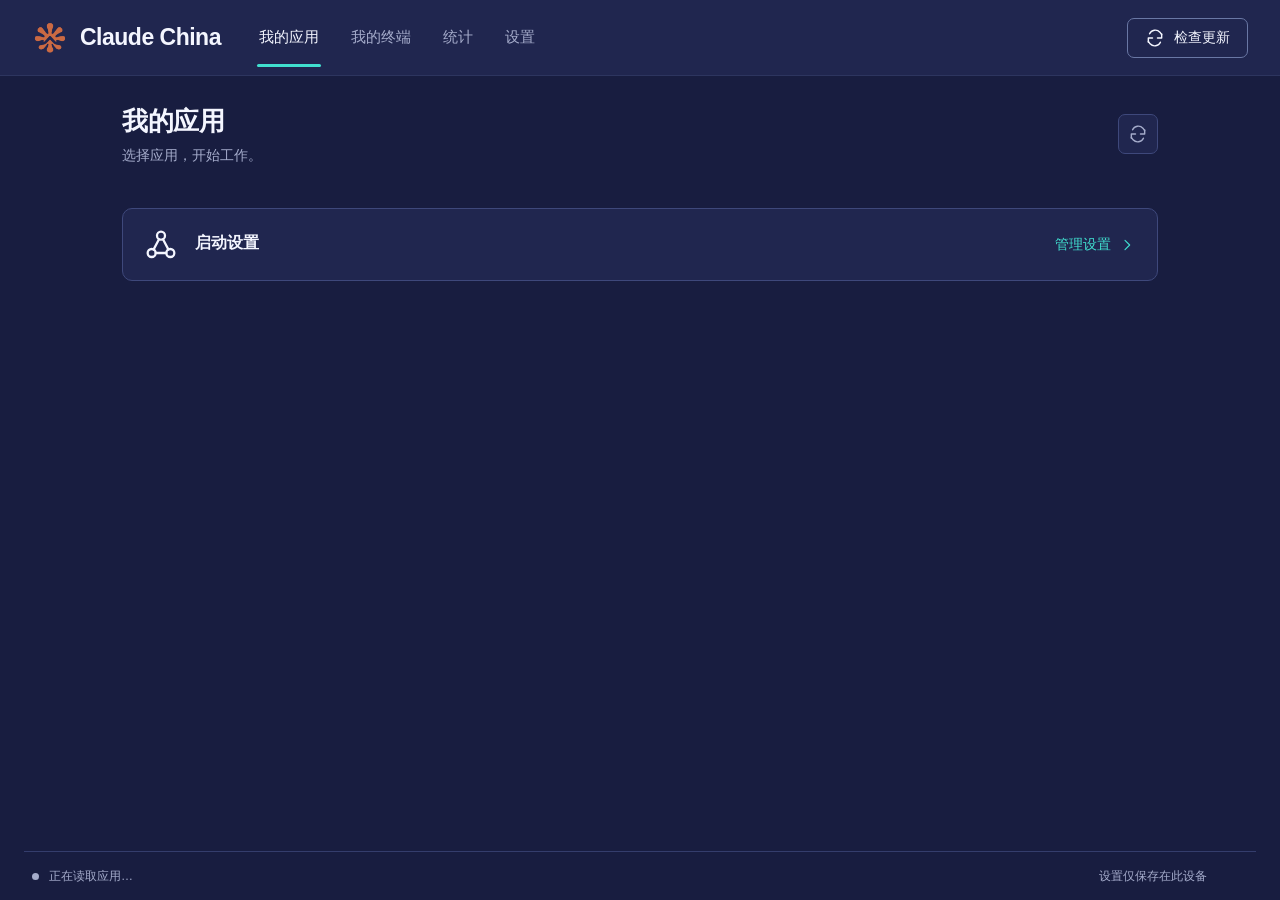
<file: src/claude_china/desktop/ui/index.html>
<!DOCTYPE html>
<html lang="zh-CN">
<head>
  <meta charset="utf-8">
  <meta name="viewport" content="width=device-width, initial-scale=1">
  <meta name="color-scheme" content="dark">
  <title>Claude China</title>
  <link rel="icon" type="image/png" href="icon.png">
  <link rel="stylesheet" href="style.css">
</head>
<body>
  <header class="app-header" id="app-header">
    <div class="brand window-drag"><img id="brand-mark" src="icon.png" width="36" height="36" alt="" draggable="false"><span>Claude China</span></div>
    <nav class="top-nav" aria-label="主导航">
      <button class="top-link is-active" id="home-button" type="button" aria-current="page" aria-controls="launcher-main">我的应用</button>
      <button class="top-link" id="terminals-button" type="button" aria-controls="terminals-main">我的终端</button>
      <button class="top-link" id="usage-button" type="button" aria-controls="usage-main">统计</button>
      <button class="top-link" id="open-settings" type="button" aria-controls="settings-main">设置<span class="draft-dot" aria-hidden="true"></span></button>
    </nav>
    <div class="header-space window-drag" aria-hidden="true"></div>
    <button class="btn header-update" id="open-updates" type="button"><span data-icon="refresh"></span>检查更新</button>
    <div class="window-controls" id="window-controls" role="group" aria-label="窗口控制" hidden>
      <button class="window-button" id="window-minimize" type="button" data-window-action="minimize" aria-label="最小化" title="最小化"><span data-icon="minimize"></span></button>
      <button class="window-button" id="window-maximize" type="button" data-window-action="maximize" aria-label="最大化" title="最大化"><span data-icon="maximize"></span></button>
      <button class="window-button window-button--close" id="window-close" type="button" data-window-action="close" aria-label="关闭窗口" title="关闭窗口"><span data-icon="close"></span></button>
    </div>
  </header>
  <main class="panel" id="launcher-main">
    <div class="page-heading">
      <div><h1>我的应用</h1><p>选择应用，开始工作。</p></div>
      <button class="icon-button refresh-button" id="refresh-apps" type="button" aria-label="刷新应用状态" title="刷新应用状态"><span data-icon="refresh"></span></button>
    </div>
    <div id="apps" class="bays"></div>
    <section class="launch-settings" aria-labelledby="launch-settings-title">
      <span class="settings-symbol" data-icon="network"></span>
      <div><h2 id="launch-settings-title">启动设置</h2><p id="common-summary"></p></div>
      <button class="text-button" id="gear-common" type="button" aria-controls="editor-common">管理设置<span data-icon="arrow"></span></button>
    </section>
  </main>
  <main class="panel usage-page" id="usage-main" aria-labelledby="usage-title" hidden>
    <div class="page-heading"><div><h1 id="usage-title">用量与活跃</h1><p>了解本机 AI 工具的使用情况。</p></div><button class="btn" id="usage-refresh" type="button"><span data-icon="refresh"></span>刷新统计</button></div>
    <div class="usage-toolbar">
      <label>时间范围<select id="usage-days"><option value="1">今天</option><option value="7">近 7 天</option><option value="30" selected>近 30 天</option><option value="90">近 90 天</option></select></label>
      <label>工具<select id="usage-tool"><option value="all">全部工具</option><option value="claude">Claude Code</option><option value="codex">Codex</option><option value="grok">Grok CLI</option><option value="grok-bot">Grok Bot</option></select></label>
      <label>模型<select id="usage-model"><option value="all">全部模型</option></select></label>
      <label class="usage-project-filter">项目<select id="usage-project"><option value="">全部项目</option></select></label>
    </div>
    <div class="usage-status"><p id="usage-status" role="status">首次扫描可能需要一些时间，可切换页面继续使用。</p><progress id="usage-progress" aria-label="统计扫描进度" hidden></progress></div>
    <p class="form-error" id="usage-error" role="alert" hidden></p>
    <p class="usage-note usage-coverage-note" id="usage-partial" hidden>部分来源数据不完整，详见下方的数据覆盖说明。</p>
    <div class="usage-metrics" id="usage-metrics"></div>
    <section class="usage-card" aria-labelledby="usage-details-title">
      <div class="usage-card-head"><div><h2 id="usage-details-title">工具与模型明细</h2><p>选择工具或模型，查看对应的用量与费用。</p></div><label class="sr-only" for="usage-detail-mode">明细维度</label><select id="usage-detail-mode"><option value="models">模型明细</option><option value="tools">工具概览</option></select></div>
      <div id="usage-models" class="usage-table-scroll"></div>
      <div id="usage-tools" class="usage-table-scroll" hidden></div>
    </section>
    <section class="usage-card usage-trend" aria-labelledby="usage-trend-title">
      <div class="usage-card-head"><div><h2 id="usage-trend-title">每日趋势</h2><p>按本机时区统计，包含缓存输入。</p></div><label class="sr-only" for="usage-metric">趋势指标</label><select id="usage-metric"><option value="tokens">Token 用量</option><option value="sessions">活跃会话</option><option value="cost_usd">等效 API 费用</option><option value="tool_calls">工具调用</option></select></div>
      <div class="usage-chart" id="usage-chart" role="group" aria-label="每日统计图表"></div><div class="usage-axis" id="usage-axis"></div>
      <details class="usage-daily-details"><summary>查看每日明细</summary><div class="usage-table-scroll" id="usage-daily-table"></div></details>
    </section>
    <section class="usage-card" aria-labelledby="usage-calls-title"><div class="usage-card-head"><div><h2 id="usage-calls-title">工具调用排行</h2><p>按调用 ID 去重，保留原始工具名称。</p></div><div class="usage-call-controls"><input id="usage-call-search" type="search" placeholder="搜索 Bash、Read、MCP…" aria-label="搜索工具调用"><label><input id="usage-mcp-only" type="checkbox">仅 MCP</label></div></div><div id="usage-calls" class="usage-table-scroll"></div><p class="usage-note">仅统计日志明确记录的调用，不展开脚本内部调用。模型无法确认的调用归入“模型未知”。Grok Bot 的本地缓存暂不提供工具调用明细。</p></section>
    <section class="usage-card" aria-labelledby="usage-projects-title"><h2 id="usage-projects-title">项目排行</h2><p class="usage-note">选择项目可筛选本页全部统计。</p><div id="usage-projects"></div></section>
    <section class="usage-card usage-pricing" aria-labelledby="usage-pricing-title"><h2 id="usage-pricing-title">费用估算说明</h2><p class="usage-note">按当前公开 Standard / 全球 API 单价折算，单位 USD；这是等效 token 费用，不是订阅账单或实际扣款。不含加速、批量折扣、地区附加费和搜索等工具费用。</p><p class="usage-note" id="usage-cost-coverage"></p><details><summary>查看计价规则与单价</summary><p class="usage-note">普通输入 = 总输入 − 缓存读取 − 缓存写入。分别计价后加上输出费用；推理 token 已包含在输出中。</p><p class="usage-note">逐次请求按已知上下文门槛计价。只有汇总记录时按短上下文估算；缓存写入时长缺失时，Claude 按 5 分钟、OpenAI 按 30 分钟估算。未知价格不计入费用小计。</p><div id="usage-rates" class="usage-table-scroll"></div></details></section>
    <section class="usage-card" aria-labelledby="usage-sources-title"><h2 id="usage-sources-title">数据覆盖</h2><div id="usage-sources"></div><p class="usage-note">仅统计本机保留的记录。未提供的 token 显示为 —，不代表零用量。共享数据目录的配置会合并统计。</p><ul class="usage-warnings" id="usage-warnings"></ul></section>
  </main>
  <main class="panel" id="terminals-main" hidden>
    <div class="page-heading"><div><h1>我的终端</h1><p>继续上次的会话，或在熟悉的项目开始新工作。</p></div><div class="terminal-heading-actions"><button class="icon-button refresh-button" id="refresh-terminals" type="button" aria-label="刷新终端工作区" title="刷新配置与历史"><span data-icon="refresh"></span></button><button class="btn btn--solid" id="new-cli-profile" type="button"><span data-icon="plus"></span>新增配置</button></div></div>
    <section class="terminal-project" aria-labelledby="terminal-project-title">
      <div class="terminal-project-head"><span data-icon="folder"></span><div><h2 id="terminal-project-title">项目目录</h2><p>新终端会在这里打开</p></div><button class="btn" id="terminal-plain" type="button"><span data-icon="terminal"></span>打开终端</button></div>
      <div class="terminal-path-row"><label class="sr-only" for="terminal-directory">项目目录</label><input id="terminal-directory" type="text" spellcheck="false" autocomplete="off" list="terminal-recent" placeholder="选择项目文件夹"><datalist id="terminal-recent"></datalist><button class="btn" id="terminal-pick" type="button">选择目录</button><button class="icon-button" id="terminal-favorite" type="button" aria-label="收藏当前项目" title="收藏当前项目" aria-pressed="false"><span data-icon="star"></span></button><button class="icon-button" id="terminal-folder" type="button" aria-label="打开项目文件夹" title="打开项目文件夹"><span data-icon="external"></span></button></div>
      <div class="terminal-launch-row"><label for="terminal-launch-profile">启动配置</label><select id="terminal-launch-profile" aria-label="启动与历史记录配置"><option value="">请先添加 CLI 配置</option></select><button class="btn btn--key" id="terminal-new-session" type="button" disabled><span data-icon="plus"></span>新建会话</button></div>
    </section>
    <div class="terminal-toolbar"><div class="terminal-views" id="terminal-views" role="group" aria-label="终端工作区视图"><button type="button" data-terminal-view="history" class="is-active" aria-pressed="true">历史会话</button><button type="button" data-terminal-view="projects" aria-pressed="false">常用项目</button><button type="button" data-terminal-view="profiles" aria-pressed="false">CLI 配置</button></div><label class="terminal-search"><span data-icon="search"></span><input id="terminal-search" type="search" placeholder="搜索会话或项目" aria-label="搜索终端工作区"></label></div>
    <div class="terminal-filters" id="terminal-filters" role="group" aria-label="按 CLI 类型筛选" hidden><button type="button" data-tool="all" class="is-active" aria-pressed="true">全部</button><button type="button" data-tool="claude" aria-pressed="false">Claude Code</button><button type="button" data-tool="codex" aria-pressed="false">Codex CLI</button><button type="button" data-tool="grok" aria-pressed="false">Grok CLI</button><button type="button" data-tool="antigravity" aria-pressed="false">Antigravity CLI</button></div>
    <p class="form-error terminal-error" id="terminal-error" role="alert" hidden></p>
    <section id="terminal-history-pane" aria-label="历史会话"><p class="terminal-section-note" id="terminal-history-note"></p><div id="terminal-history" class="terminal-history" aria-live="polite"></div></section>
    <section id="terminal-projects-pane" aria-label="常用项目" hidden><p class="terminal-section-note">收藏的项目排在前面，也会显示最近打开和历史会话中的项目。新会话使用上方所选配置。</p><div id="terminal-projects" class="terminal-project-list" aria-live="polite"></div></section>
    <div id="terminal-profiles" class="terminal-profiles" aria-live="polite" hidden></div>
    <p class="terminal-note">配置与 claudec 命令行共用。配置启动遵循通用代理与安全检查；普通终端不应用 CLI 配置。</p>
  </main>
  <dialog id="cli-profile-dialog" class="cli-dialog" aria-labelledby="cli-dialog-title">
    <form id="cli-profile-form" autocomplete="off">
      <div class="dialog-head"><div><h2 id="cli-dialog-title">新增 CLI 配置</h2><p id="cli-dialog-description">保存在本机，与 claudec 共用。</p></div><button class="icon-button" id="cli-dialog-close" type="button" aria-label="关闭配置编辑"><span data-icon="close"></span></button></div>
      <div class="cli-form-body" id="cli-form-fields">
        <label class="cli-field">配置名称<input id="cli-name" type="text" required maxlength="80" placeholder="例如：日常开发"></label>
        <div class="cli-form-row"><label class="cli-field">CLI 工具<select id="cli-type"><option value="claude">Claude Code</option><option value="codex">Codex CLI</option><option value="grok">Grok CLI</option><option value="antigravity">Antigravity CLI</option></select></label><label class="cli-field">认证方式<select id="cli-mode"><option value="api">API 密钥</option><option value="login">登录配置目录</option></select></label></div>
        <div id="cli-api-fields"><label class="cli-field">API 地址<input id="cli-base-url" type="url" spellcheck="false" placeholder="留空使用官方地址"></label><label class="cli-field">API 密钥 / Token<input id="cli-secret" type="password" autocomplete="new-password" spellcheck="false" placeholder="输入密钥"><span class="field-hint" id="cli-secret-hint">密钥仅保存在本机配置中，不写入终端命令历史。</span></label><label class="cli-clear-secret" id="cli-clear-secret-row" hidden><input id="cli-clear-secret" type="checkbox">清除已保存的密钥</label></div>
        <div id="cli-login-fields" hidden><label class="cli-field">登录配置目录<div class="terminal-path-row"><input id="cli-credentials-path" type="text" spellcheck="false" placeholder="例如：~/.claudec/accounts/work"><button class="btn" id="cli-pick-credentials" type="button">选择</button></div><span class="field-hint">使用此目录的登录凭据；不会移动或删除已有凭据。</span></label></div>
        <label class="cli-clear-secret" id="cli-manual-browser-row" hidden><input id="cli-manual-browser" type="checkbox"><span>手动打开登录链接<span class="field-hint">登录时复制终端中的链接，在自己选择的浏览器中打开。此配置的其他浏览器打开请求也不会自动启动。</span></span></label>
        <label class="cli-field">代理地址<span class="field-hint">留空使用自动代理设置（若已开启）</span><input id="cli-proxy" type="text" spellcheck="false" placeholder="http://127.0.0.1:7890"></label>
        <label class="cli-field">默认参数<span class="field-hint">填写 JSON 字符串数组，例如 ["--model", "sonnet"]，留空不添加参数。</span><textarea id="cli-default-args" rows="3" spellcheck="false" placeholder='["--model", "sonnet"]'></textarea></label>
      </div>
      <div id="cli-delete-content" class="cli-form-body" hidden><p id="cli-delete-description"></p><p class="field-hint">只删除这条启动配置，项目文件和登录凭据目录会保留。</p></div>
      <p class="form-error cli-form-error" id="cli-form-error" role="alert" hidden></p>
      <div class="editor-actions"><span class="field-hint" id="cli-save-location">~/.claudec/config.yaml</span><span class="dialog-spacer"></span><button class="btn" id="cli-cancel" type="button">取消</button><button class="btn btn--solid" id="cli-submit" type="submit">保存配置</button></div>
    </form>
  </dialog>
  <main class="settings-workspace" id="settings-main" aria-labelledby="settings-title" hidden>
      <aside class="settings-sidebar">
        <h2 class="sidebar-title">设置</h2>
        <nav aria-label="设置分类" class="settings-nav">
          <button class="settings-link" id="nav-common" data-panel="common" type="button"><span data-icon="settings"></span>通用设置<span class="draft-dot" aria-hidden="true"></span></button>
          <button class="settings-link" id="nav-safety" data-panel="safety" type="button"><span data-icon="shield"></span>安全检查<span class="draft-dot" aria-hidden="true"></span></button>
          <p class="nav-caption">应用设置</p><div id="settings-app-nav"></div><div class="nav-divider"></div>
          <button class="settings-link" data-panel="updates" type="button"><span data-icon="refresh"></span>版本更新</button>
          <button class="settings-link" data-panel="about" type="button"><span data-icon="info"></span>关于</button>
        </nav>
      </aside>
      <div class="settings-content">
        <div class="settings-heading"><h1 id="settings-title">通用设置</h1><p id="settings-description">应用启动时使用的共同配置。</p></div>
        <div id="settings-pages">
          <section class="editor settings-panel" id="editor-common" hidden inert>
            <div class="editor-body">
              <div class="language-setting"><label for="app-language"><span class="field-label">界面语言</span><span class="field-hint" id="language-hint">立即生效，自动保存。仅改变界面语言。</span></label><select id="app-language" aria-describedby="language-hint"><option value="system">跟随系统</option><option value="zh-CN" data-i18n-skip>简体中文</option><option value="zh-TW" data-i18n-skip>繁體中文</option><option value="en" data-i18n-skip>English</option></select></div>
              <p class="form-error" id="language-error" role="alert" hidden></p>
              <label class="switch" for="proxy"><span class="switch-text"><span class="field-label">启动前检查系统代理</span><span class="field-hint">系统代理未开启时取消启动</span></span><input type="checkbox" id="proxy" role="switch"><span class="switch-ui" aria-hidden="true"></span></label>
              <label class="switch" for="auto-proxy-env"><span class="switch-text"><span class="field-label" id="auto-proxy-label">自动添加代理环境变量</span><span class="field-hint" id="auto-proxy-hint">将 HTTP_PROXY、HTTPS_PROXY 默认设为系统 HTTP 代理地址，手动填写的变量优先。代理格式不支持或读取失败时取消启动。</span></span><input type="checkbox" id="auto-proxy-env" role="switch" aria-labelledby="auto-proxy-label" aria-describedby="auto-proxy-hint"><span class="switch-ui" aria-hidden="true"></span></label>
              <div class="field"><h3 class="field-label">通用环境变量</h3><p class="field-hint">每个应用启动时都会注入，专有设置优先。</p><div class="env-columns" aria-hidden="true"><span>变量名</span><span>值</span></div><div id="common-env" class="env-list"></div><button class="add-row" id="add-common" type="button"><span data-icon="plus"></span>添加变量</button></div>
              <p class="form-error" id="error-common" role="alert" hidden></p>
            </div>
            <div class="editor-actions"><span class="save-state" id="save-state-common">仅保存在当前设备</span><button class="btn" id="cancel-common" type="button">取消修改</button><button class="btn btn--solid" id="save-settings" type="button">保存设置</button></div>
          </section>
          <div id="app-editors"></div>
          <section class="editor settings-panel" id="editor-safety" hidden inert>
            <div class="editor-body">
              <label class="switch" for="safety-enabled"><span class="switch-text"><span class="field-label">启动前检查环境</span><span class="field-hint">每次启动或重启前查询出口地区。命中统一禁止名单时取消启动，所有应用使用相同规则。</span></span><input type="checkbox" id="safety-enabled" role="switch"><span class="switch-ui" aria-hidden="true"></span></label>
              <label class="switch" for="safety-strict"><span class="switch-text"><span class="field-label">无法确认时也阻止启动</span><span class="field-hint">包括查询失败、无法识别地区或代理出口不明确。推荐开启。</span></span><input type="checkbox" id="safety-strict" role="switch"><span class="switch-ui" aria-hidden="true"></span></label>
              <label class="switch" for="safety-require-tun"><span class="switch-text"><span class="field-label">只允许 TUN 网络防护</span><span class="field-hint">未启用防护、防护未验证或仍是固定代理模式时拒绝启动。仅 Windows 生效；关闭后按应用自选模式。</span></span><input type="checkbox" id="safety-require-tun" role="switch"><span class="switch-ui" aria-hidden="true"></span></label>
              <label class="switch" for="safety-router"><span class="switch-text"><span class="field-label">路由器模式</span><span class="field-hint">无需本机代理。Claude 在 Windows 上持续检查出口地区；命中禁止地区、严格模式下无法确认或监控退出时阻断连接并保留会话，需要管理员授权。其他应用仅在启动前检查；已有网络防护请先还原。</span></span><input type="checkbox" id="safety-router" role="switch"><span class="switch-ui" aria-hidden="true"></span></label>
              <p class="field-hint">路由器检查间隔约 10 秒，单次最多 12 秒；检测前仍可能有流量。未知结果按上方设置处理。</p>
              <div class="field"><h3 class="field-label">统一禁止地区</h3><p id="safety-blocked-regions"></p><p class="field-hint">其他已识别地区按当前规则放行。此名单是本应用的启动规则。</p></div>
              <div class="field"><h3 class="field-label">本机环境</h3><dl class="safety-local" id="safety-local"></dl><p class="field-hint">时区与语言仅供核对，不单独作为拦截依据。</p></div>
              <div class="field">
                <div class="safety-toolbar"><label class="field-label" for="safety-app">出口地区检查</label><select id="safety-app" aria-label="检查的应用"></select><button class="btn" id="safety-check" type="button"><span data-icon="refresh"></span>检查环境</button></div>
                <p class="field-hint">仅向 Cloudflare 查询出口国家或地区；不测试浏览器 WebRTC、UDP 或 DNS 出口。</p>
                <div class="safety-result" id="safety-result" role="status" aria-live="polite"><p>尚未检查。启动时会重新检测地区。</p></div>
                <button class="text-button safety-source" id="safety-source" type="button">查看应用官方说明<span data-icon="external"></span></button>
                <h3 class="field-label">系统网络防护</h3>
                <div class="field"><label class="field-label" for="network-guard-target">保护对象</label><select id="network-guard-target" aria-label="保护对象"></select></div>
                <div class="field"><label class="field-label" for="network-guard-mode">防护模式</label><select id="network-guard-mode"><option value="proxy">固定 HTTP 代理</option><option value="tun">指定 TUN 隧道（支持 WebRTC UDP）</option><option value="router" disabled>路由器运行防护</option></select></div>
                <div class="field" id="network-guard-tunnel-field" hidden><label class="field-label" for="network-guard-tunnel">指定隧道</label><select id="network-guard-tunnel" aria-label="指定隧道"></select><p class="field-hint">仅允许通过此隧道联网；断开或路由转向其他网卡时阻断 TCP/UDP，不自动切换到其他隧道。</p></div>
                <div class="field" id="network-guard-browser-field" hidden><label class="field-label" for="network-guard-browser-paths">额外的 Playwright 浏览器路径</label><textarea id="network-guard-browser-paths" rows="3" spellcheck="false" placeholder="每行一个浏览器 EXE 的完整路径；标准 Playwright 缓存会自动发现。"></textarea><p class="field-hint">包括已有浏览器及其辅助程序。新版本或自定义路径在登记前会被受管 CLI 阻止启动。同一浏览器 EXE 的其他使用者也受此规则保护。</p></div>
                <div class="field" id="network-guard-cli-field" hidden><label class="switch" for="network-guard-cli"><span class="switch-text"><span class="field-label">同时保护 CLI 自身网络</span><span class="field-hint">仅支持 TUN；受管 CLI 跳过本地代理，Node 使用独立副本。CLI 更新后需重新应用防护。</span></span><input type="checkbox" id="network-guard-cli" role="switch"><span class="switch-ui" aria-hidden="true"></span></label></div>
                <div class="safety-actions" id="safety-actions"></div>
                <p class="field-hint">网络防护保留 WebRTC。HTTP 模式仅允许指定代理；TUN 模式允许 TCP/UDP 通过指定隧道。断开后禁止直连。Windows 会请求管理员授权，设置即时生效，可一键还原。</p>
                <p class="field-hint safety-limit">目前支持 Windows。HTTP 和 TUN 规则持续生效；路由器运行防护在正常会话结束时还原，网络与规则恢复后自动解除异常阻断；监控进程异常退出后，在下一次受管启动且网络检查通过时自动还原。Playwright 启动前检查覆盖 claudec 和本启动器打开的 CLI/终端；外部启动器需自行接入。新浏览器版本、隧道身份或地址变化后需重新应用防护。TUN 模式也阻止该隧道源地址从其他网卡出站；它不隐藏网页可读取的本机网卡地址。地区检查通过仅表示本次查询符合地区清单。</p>
              </div>
              <p class="form-error" id="error-safety" role="alert" hidden></p>
            </div>
            <div class="editor-actions"><span class="save-state" id="save-state-safety">仅保存在当前设备</span><button class="btn" id="cancel-safety" type="button">取消修改</button><button class="btn btn--solid" id="save-safety" type="button">保存设置</button></div>
          </section>
          <section class="settings-panel" id="update-panel" hidden>
            <div class="editor-body">
              <div class="update-banner"><span data-icon="refresh"></span><div><h3>Claude China</h3><p id="update-version"></p></div></div>
              <p class="update-status" id="update-status" role="status" aria-live="polite">正在读取版本…</p><progress id="update-progress" max="100" value="0" aria-label="更新下载进度" hidden></progress>
              <p class="field-hint" id="update-hint">安装更新会重启启动器，已启动的应用不受影响。</p><p class="dialog-warning" id="update-warning" role="alert" hidden></p>
            </div>
            <div class="editor-actions"><button class="text-button" id="update-release" type="button">发布页面<span data-icon="external"></span></button><span class="dialog-spacer"></span><button class="btn" id="update-cancel" type="button" hidden>取消下载</button><button class="btn btn--solid" id="update-action" type="button" disabled>检查更新</button></div>
          </section>
          <section class="settings-panel" id="about-panel" hidden>
            <div class="editor-body about-content"><img src="icon.png" alt="" width="64" height="64"><h3>Claude China</h3><p class="dialog-version" id="about-version"></p><p>统一启动 Claude、Codex、Grok Bot 与 Antigravity，管理代理和环境变量。</p><div class="about-location"><span>配置文件</span><code>~/.claudec/desktop.yaml</code></div></div>
            <div class="editor-actions"><button class="text-button" id="about-release" type="button">发布页面<span data-icon="external"></span></button><span class="dialog-spacer"></span><button class="btn btn--solid" id="about-updates" type="button">检查更新</button></div>
          </section>
        </div>
      </div>
  </main>
  <footer class="foot" id="foot">
    <span id="app-count">正在读取应用…</span><span class="foot-info">设置仅保存在此设备</span>
    <button id="footer-about" type="button" aria-label="关于 Claude China"><span id="footer-version"></span></button>
  </footer>
  <div class="toast" id="toast" role="status" aria-live="polite"></div>
  <script src="i18n.js"></script><script src="icons.js"></script><script src="settings.js"></script><script src="safety.js"></script><script src="app.js"></script><script src="terminals.js"></script><script src="usage.js"></script><script src="window-controls.js"></script><script src="preview.js"></script>
</body>
</html>
</file>
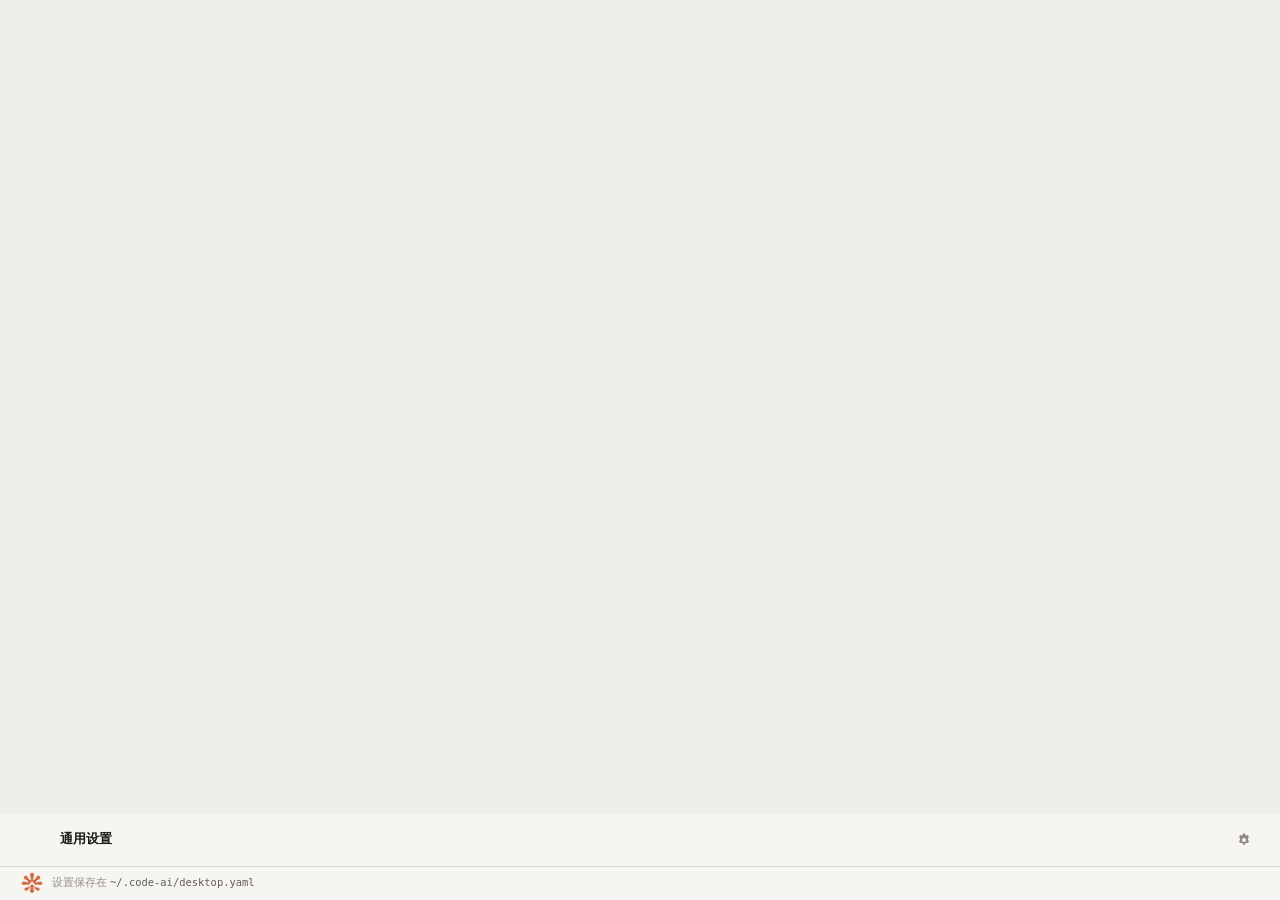
<file: src/code_ai/desktop/ui/index.html>
<!DOCTYPE html>
<html lang="zh-CN">
<head>
  <meta charset="utf-8">
  <meta name="viewport" content="width=device-width, initial-scale=1">
  <meta name="color-scheme" content="dark light">
  <title>AI Launcher</title>
  <link rel="icon" type="image/png" href="icon.png">
  <link rel="stylesheet" href="style.css">
</head>
<body>
  <main class="panel">
    <div id="apps" class="bays"></div>

    <section class="bay bay--common" id="bay-common">
      <div class="bay-row">
        <div class="bay-lamp" aria-hidden="true"></div>
        <div class="bay-copy">
          <h2 class="bay-name bay-name--small">通用设置</h2>
          <p class="bay-status" id="common-summary"></p>
        </div>
        <div class="bay-actions">
          <button class="gear" id="gear-common" type="button"
                  aria-expanded="false" aria-controls="editor-common"
                  aria-label="编辑通用设置" title="编辑通用设置">
            <svg viewBox="0 0 24 24" width="18" height="18" aria-hidden="true">
              <path fill="currentColor" d="M10.3 2.3h3.4l.4 2.2c.6.2 1.2.5 1.7.9l2.1-.8 1.7 2.9-1.7 1.4c.1.6.2 1.2.2 1.8s-.1 1.2-.2 1.8l1.7 1.4-1.7 2.9-2.1-.8c-.5.4-1.1.7-1.7.9l-.4 2.2h-3.4l-.4-2.2a7 7 0 0 1-1.7-.9l-2.1.8-1.7-2.9 1.7-1.4a7 7 0 0 1-.2-1.8c0-.6.1-1.2.2-1.8L4.4 7.5 6.1 4.6l2.1.8c.5-.4 1.1-.7 1.7-.9l.4-2.2ZM12 9a3 3 0 1 0 0 6 3 3 0 0 0 0-6Z"/>
            </svg>
          </button>
        </div>
      </div>

      <div class="editor" id="editor-common" inert>
        <div class="editor-inner"><div class="editor-body">
          <label class="switch">
            <input type="checkbox" id="proxy">
            <span class="switch-ui" aria-hidden="true"></span>
            <span class="switch-text">
              <span class="switch-label">启动前检查系统代理</span>
              <span class="switch-hint">系统代理未开启时取消启动</span>
            </span>
          </label>

          <div class="field">
            <div class="field-head">
              <span class="field-label">通用环境变量</span>
              <span class="field-hint">每个应用启动时都会注入</span>
            </div>
            <div id="common-env" class="env-list"></div>
            <button class="add-row" id="add-common" type="button">添加变量</button>
          </div>

          <div class="editor-actions">
            <button class="btn" id="cancel-common" type="button">取消</button>
            <button class="btn btn--solid" id="save-settings" type="button">保存</button>
          </div>
        </div></div>
      </div>
    </section>
  </main>

  <footer class="foot" id="foot">
    <img class="brand-mark" id="brand-mark" src="icon.png" width="24" height="24"
         alt="Anti-Claude" title="Anti-Claude · 独立助手" draggable="false">
    <span class="foot-info">设置保存在 <code>~/.code-ai/desktop.yaml</code></span>
    <span class="foot-msg" id="toast" role="status" aria-live="polite"></span>
  </footer>
  <script src="app.js"></script>
</body>
</html>
</file>
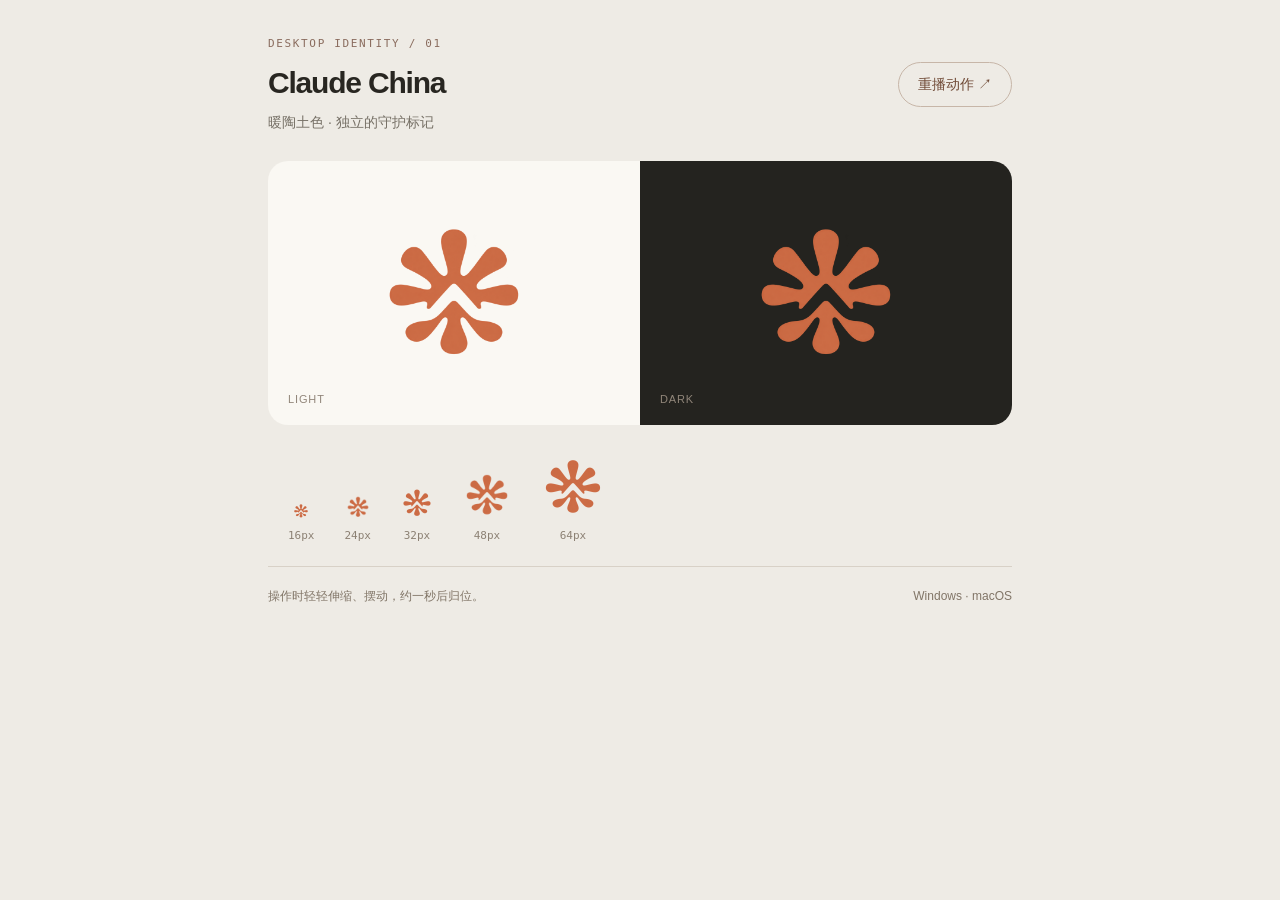
<file: docs/branding/preview.html>
<!doctype html>
<html lang="zh-CN">
<head>
  <meta charset="utf-8">
  <meta name="viewport" content="width=device-width, initial-scale=1">
  <title>Claude China · 图标与动效</title>
  <style>
    * { box-sizing: border-box; }
    body { margin: 0; background: #eeebe5; color: #282621; font: 14px/1.6 "Segoe UI", "Microsoft YaHei UI", sans-serif; }
    main { max-width: 800px; padding: 36px 28px; margin: auto; }
    header { display: flex; justify-content: space-between; align-items: center; gap: 20px; margin-bottom: 28px; }
    .eyebrow { color: #8a6c5e; font: 11px/1.5 monospace; letter-spacing: .15em; }
    h1 { margin: 6px 0 0; font-size: 30px; font-weight: 550; letter-spacing: -.04em; }
    p { margin: 4px 0 0; color: #777167; }
    button { border: 1px solid #c7b6a8; background: transparent; border-radius: 24px; padding: 10px 19px; font: inherit; color: #6f4935; cursor: pointer; }
    button:hover { background: #e7ded4; }
    button:focus-visible { outline: 2px solid #c96c4a; outline-offset: 4px; }
    .surfaces { display: grid; grid-template-columns: 1fr 1fr; overflow: hidden; border-radius: 20px; }
    .surface { min-height: 264px; display: grid; place-items: center; position: relative; }
    .light { background: #faf8f3; }
    .dark { background: #24231f; color: #aaa59b; }
    .surface img { width: 152px; height: 152px; }
    .caption { position: absolute; left: 20px; bottom: 16px; font-size: 11px; letter-spacing: .08em; color: #91867a; }
    .sizes { display: flex; align-items: end; gap: 30px; padding: 30px 20px 24px; border-bottom: 1px solid #d8d1c7; }
    figure { margin: 0; display: grid; justify-items: center; gap: 10px; }
    figcaption { font: 11px monospace; color: #8b8073; }
    footer { margin-top: 20px; display: flex; justify-content: space-between; gap: 16px; font-size: 12px; color: #817567; }
    @media (max-width: 520px) {
      main { padding: 24px 18px; }
      .surface { min-height: 210px; }
      .surface img { width: 110px; height: 110px; }
      .sizes { gap: 22px; padding-inline: 4px; }
      footer { flex-direction: column; }
    }
  </style>
</head>
<body>
  <main>
    <header>
      <div>
        <div class="eyebrow">DESKTOP IDENTITY / 01</div>
        <h1>Claude China</h1>
        <p>暖陶土色 · 独立的守护标记</p>
      </div>
      <button id="play" type="button">重播动作 ↗</button>
    </header>
    <div class="surfaces">
      <div class="surface light">
        <img class="mark" src="../../src/claude_china/desktop/ui/icon.png" alt="Claude China 浅色背景图标">
        <span class="caption">LIGHT</span>
      </div>
      <div class="surface dark">
        <img class="mark" src="../../src/claude_china/desktop/ui/icon.png" alt="Claude China 深色背景图标">
        <span class="caption">DARK</span>
      </div>
    </div>
    <div class="sizes" aria-label="图标实际尺寸">
      <figure><img class="mark" src="../../src/claude_china/desktop/ui/icon.png" width="16" height="16" alt=""><figcaption>16px</figcaption></figure>
      <figure><img class="mark" src="../../src/claude_china/desktop/ui/icon.png" width="24" height="24" alt=""><figcaption>24px</figcaption></figure>
      <figure><img class="mark" src="../../src/claude_china/desktop/ui/icon.png" width="32" height="32" alt=""><figcaption>32px</figcaption></figure>
      <figure><img class="mark" src="../../src/claude_china/desktop/ui/icon.png" width="48" height="48" alt=""><figcaption>48px</figcaption></figure>
      <figure><img class="mark" src="../../src/claude_china/desktop/ui/icon.png" width="64" height="64" alt=""><figcaption>64px</figcaption></figure>
    </div>
    <footer><span>操作时轻轻伸缩、摆动，约一秒后归位。</span><span>Windows · macOS</span></footer>
  </main>
  <script>
    document.getElementById("play").addEventListener("click", () => {
      if (window.matchMedia("(prefers-reduced-motion: reduce)").matches) return;
      const frames = Array.from({ length: 14 }, (_, i) => {
        const t = i / 13;
        const breath = Math.sin(Math.PI * t);
        return { transform: `rotate(${-12 * Math.sin(2 * Math.PI * t) * breath}deg) scale(${1 - .09 * breath})` };
      });
      for (const mark of document.querySelectorAll(".mark")) {
        for (const animation of mark.getAnimations()) animation.cancel();
        mark.animate(frames, { duration: 960, iterations: 1 });
      }
    });
  </script>
</body>
</html>
</file>
<file: src/claude_china/desktop/ui/style.css>
:root {
  color-scheme: dark;
  --bg: #181d40; --header: #20264f; --surface: #292f5c; --sidebar: #252b56;
  --input: #303765; --line: #3e487b; --line-soft: #343d6c;
  --text: #f4f6ff; --muted: #a5accb; --accent: #40dfcf; --ink: #102d3b; --danger: #ff9caa;
  --font: "Segoe UI", -apple-system, "PingFang SC", "Microsoft YaHei UI", "Noto Sans", sans-serif;
  --mono: "Cascadia Mono", "SF Mono", "Consolas", monospace;
}
* { box-sizing: border-box; }
html, body { height: 100%; }
body { margin: 0; display: flex; flex-direction: column; background: var(--bg); color: var(--text); font: 14px/1.5 var(--font); overflow: hidden; -webkit-font-smoothing: antialiased; }
button, input { font: inherit; }
button { color: inherit; cursor: pointer; transition: background .15s, border-color .15s, color .15s; }
button:disabled { opacity: .45; cursor: default; }
[hidden] { display: none !important; }
h1, h2, h3, p { margin: 0; }
:focus-visible { outline: 2px solid var(--accent); outline-offset: 4px; }
::selection { color: var(--ink); background: var(--accent); }
svg { display: block; width: 20px; height: 20px; flex: none; }
[data-icon] { display: inline-flex; flex: none; }
code { font-family: var(--mono); overflow-wrap: anywhere; }
.app-header { display: flex; align-items: center; gap: 36px; flex: none; height: 76px; padding: 0 32px; background: var(--header); border-bottom: 1px solid #2d355f; }
.brand { display: flex; align-items: center; gap: 12px; white-space: nowrap; font-size: 23px; font-weight: 600; letter-spacing: -.5px; }
.brand img { object-fit: contain; }
.top-nav { align-self: stretch; display: flex; gap: 28px; }
.top-link { position: relative; padding: 0 2px; border: 0; color: var(--muted); background: transparent; font-size: 15px; white-space: nowrap; }
.top-link:hover, .top-link.is-active { color: var(--text); }
.top-link.is-active::after { content: ""; position: absolute; height: 3px; bottom: 8px; left: 0; right: 0; background: var(--accent); border-radius: 3px; }
.header-space { flex: 1; align-self: stretch; min-width: 20px; margin-inline: -24px; }
.header-update { flex: none; }
.window-drag { user-select: none; cursor: default; }
.custom-titlebar .app-header { padding-right: 0; gap: 24px; }
.window-controls { display: flex; flex: none; align-self: stretch; margin-left: 0; border-left: 1px solid #ffffff0a; }
.window-button { display: grid; place-items: center; width: 44px; padding: 0; border: 0; background: transparent; color: var(--muted); }
.window-button svg { width: 16px; height: 16px; stroke-width: 1.5; pointer-events: none; }
.window-button:hover { color: var(--text); background: #ffffff0b; }
.window-button--close:hover { background: #d94253; color: white; }
.window-button:focus-visible { outline-offset: -5px; }
.window-resize { position: fixed; z-index: 100; }
.window-resize--n, .window-resize--s { left: 7px; right: 7px; height: 4px; cursor: ns-resize; }
.window-resize--n { top: 0; } .window-resize--s { bottom: 0; }
.window-resize--w, .window-resize--e { top: 7px; bottom: 7px; width: 4px; cursor: ew-resize; }
.window-resize--w { left: 0; } .window-resize--e { right: 0; }
.window-resize--nw, .window-resize--ne, .window-resize--sw, .window-resize--se { width: 7px; height: 7px; }
.window-resize--nw { top: 0; left: 0; cursor: nwse-resize; }
.window-resize--ne { top: 0; right: 0; cursor: nesw-resize; }
.window-resize--sw { bottom: 0; left: 0; cursor: nesw-resize; }
.window-resize--se { bottom: 0; right: 0; cursor: nwse-resize; }
.is-maximized .window-resize { display: none; }
.panel { min-height: 0; flex: 1; overflow-y: auto; padding: 26px 32px 12px; scrollbar-width: thin; scrollbar-color: var(--line) transparent; }
.page-heading { display: flex; align-items: center; justify-content: space-between; margin-bottom: 22px; }
h1 { font-size: 26px; font-weight: 650; letter-spacing: -.5px; }
.page-heading p { margin-top: 4px; color: var(--muted); font-size: 14px; }
.icon-button { display: inline-flex; align-items: center; justify-content: center; width: 34px; height: 34px; padding: 0; border: 1px solid transparent; border-radius: 7px; background: transparent; color: var(--muted); }
.icon-button:hover { color: var(--text); background: #ffffff0b; }
.refresh-button { width: 40px; height: 40px; border-color: var(--line); background: var(--header); }
.bays { display: grid; grid-template-columns: repeat(auto-fit, minmax(230px, 1fr)); gap: 16px; }
.bay--app { position: relative; min-width: 0; padding: 22px; display: flex; flex-direction: column; border: 1px solid var(--line); border-radius: 12px; background: var(--surface); }
.app-top { display: flex; align-items: flex-start; justify-content: space-between; margin-bottom: 17px; }
.app-symbol { display: grid; place-items: center; width: 76px; height: 76px; color: #f8faff; }
.app-symbol svg { width: 43px; height: 43px; stroke-width: 1.6; }
.app-symbol img { width: 100%; height: 100%; object-fit: contain; }
.bay-name { font-size: 23px; line-height: 1.4; font-weight: 600; letter-spacing: -.25px; }
.bay-status { display: flex; align-items: center; gap: 9px; color: var(--muted); min-height: 24px; margin-top: 8px; }
.lamp { width: 9px; height: 9px; border-radius: 50%; background: var(--muted); flex: none; }
.bay.is-running .lamp { background: #31d9a1; }
.bay.is-running .bay-status { color: var(--accent); }
.bay.has-error .bay-status { color: var(--danger); }
.bay.has-error .lamp { background: var(--danger); }
.app-detail { display: flex; align-items: center; gap: 10px; min-height: 60px; margin-top: 18px; border-top: 1px solid var(--line-soft); color: var(--muted); font-size: 12px; }
.app-detail svg { width: 17px; height: 17px; }
.bay-actions { display: flex; gap: 10px; margin-top: auto; padding-top: 4px; }
.btn { display: inline-flex; justify-content: center; align-items: center; gap: 9px; height: 40px; padding: 0 17px; border: 1px solid #6977a4; border-radius: 7px; background: transparent; font-size: 14px; font-weight: 500; white-space: nowrap; }
.btn:hover:not(:disabled) { background: #ffffff0a; border-color: #96a3ce; }
.btn--solid, .btn--key { background: var(--accent); border-color: var(--accent); color: var(--ink); font-weight: 600; }
.btn--solid:hover:not(:disabled), .btn--key:hover:not(:disabled) { background: #6ce9dd; border-color: #6ce9dd; }
.bay-actions .btn { height: 45px; }
.app-install-progress { width: 100%; height: 5px; margin-top: 12px; accent-color: var(--accent); }
.bay-actions .btn--key, .btn-config { flex: 1; min-width: 0; }
.btn--stop { padding: 0 13px; }
.btn--stop svg { width: 14px; height: 14px; }
.btn--stop:hover:not(:disabled) { color: var(--danger); border-color: var(--danger); }
.text-button { display: inline-flex; align-items: center; gap: 8px; border: 0; padding: 8px 0; background: transparent; color: var(--accent); font-size: 14px; white-space: nowrap; }
.text-button:hover { color: #a0f7eb; }
.text-button svg { width: 16px; height: 16px; }
.launch-settings { display: flex; align-items: center; gap: 18px; padding: 17px 22px; margin-top: 20px; border: 1px solid var(--line); border-radius: 10px; background: var(--header); }
.settings-symbol svg { width: 32px; height: 32px; }
.launch-settings h2 { font-size: 16px; font-weight: 600; }
.launch-settings p { color: var(--muted); font-size: 12px; margin-top: 3px; }
.launch-settings .text-button { margin-left: auto; }
.foot { margin: 0 24px; padding: 15px 8px; border-top: 1px solid var(--line-soft); color: var(--muted); display: flex; align-items: center; gap: 20px; flex: none; font-size: 12px; }
#app-count::before { content: ""; display: inline-block; width: 7px; height: 7px; background: var(--muted); border-radius: 50%; margin-right: 10px; }
.foot-info { margin-left: auto; }
#footer-about { border: 0; border-left: 1px solid var(--line); padding: 0 0 0 20px; color: var(--muted); background: transparent; font-size: 12px; }
.toast { position: fixed; left: 50%; bottom: 22px; transform: translate(-50%, 8px); padding: 10px 18px; background: #35426a; border: 1px solid var(--line); border-radius: 8px; box-shadow: 0 8px 30px #0004; z-index: 30; max-width: calc(100% - 40px); opacity: 0; pointer-events: none; transition: opacity .18s, transform .18s; }
.toast.is-visible { opacity: 1; transform: translate(-50%, 0); }
.settings-workspace { display: flex; flex: 1; min-height: 0; overflow: hidden; }
.settings-sidebar { width: 200px; flex: none; background: var(--header); border-right: 1px solid var(--line-soft); overflow-y: auto; padding: 26px 0; scrollbar-width: thin; scrollbar-color: var(--line) transparent; }
.sidebar-title { font-size: 21px; font-weight: 600; margin: 0 22px 22px; }
.settings-nav { display: flex; flex-direction: column; }
.settings-link { display: flex; align-items: center; gap: 12px; position: relative; width: 100%; min-height: 43px; padding: 10px 20px; border: 0; border-left: 3px solid transparent; color: var(--muted); background: transparent; text-align: left; font-size: 14px; }
.settings-link svg, .nav-app-symbol img { width: 20px; height: 20px; }
.nav-app-symbol { display: flex; }
.settings-link:hover { background: #ffffff05; color: var(--text); }
.settings-link.is-active { color: var(--accent); border-left-color: var(--accent); background: #353e71; }
.nav-caption { font-size: 11px; color: var(--muted); padding: 24px 23px 8px; }
.nav-divider { border-top: 1px solid var(--line); margin: 20px 20px 14px; }
.draft-dot { display: none; flex: none; width: 5px; height: 5px; background: #edbc78; border-radius: 50%; margin-left: auto; }
[data-dirty="true"] > .draft-dot { display: inline-block; }
.top-link .draft-dot { position: absolute; top: 24px; right: -9px; }
.settings-content { display: flex; flex: 1; flex-direction: column; min-width: 0; }
.settings-heading { padding: 26px 32px 20px; flex: none; }
.settings-heading p { margin-top: 5px; font-size: 13px; color: var(--muted); }
.settings-content .editor-body { padding-inline: 32px; }
.settings-content .editor-actions { padding-inline: 32px; }
.dialog-head { display: flex; gap: 12px; align-items: flex-start; justify-content: space-between; padding: 29px 28px 22px; flex: none; }
.dialog-head h2 { font-size: 23px; font-weight: 600; }
.dialog-head p { margin-top: 5px; font-size: 12px; color: var(--muted); }
#settings-pages, #app-editors { display: contents; }
.settings-panel { display: flex; flex-direction: column; min-height: 0; flex: 1; }
.editor-body { padding: 0 28px 24px; overflow-y: auto; scrollbar-width: thin; scrollbar-color: #59638d transparent; flex: 1; min-height: 0; }
.switch { position: relative; display: flex; align-items: center; justify-content: space-between; gap: 16px; padding: 18px 0 24px; border-bottom: 1px solid var(--line); cursor: pointer; }
.switch-text { display: flex; flex-direction: column; gap: 4px; }
.switch input { position: absolute; width: 44px; height: 24px; right: 0; margin: 0; opacity: 0; }
.switch-ui { width: 38px; height: 22px; border-radius: 12px; background: #596390; flex: none; padding: 3px; transition: background .15s; }
.switch-ui::before { content: ""; display: block; width: 16px; height: 16px; background: white; border-radius: 50%; transition: transform .15s; }
.switch input:checked + .switch-ui { background: var(--accent); }
.switch input:checked + .switch-ui::before { transform: translateX(16px); }
.switch input:focus-visible + .switch-ui { outline: 2px solid var(--accent); outline-offset: 4px; }
.field { padding-top: 24px; }
.field:first-child { padding-top: 10px; }
.field-label { display: block; font-size: 14px; font-weight: 600; }
.field-hint { font-size: 12px; color: var(--muted); line-height: 1.7; margin-top: 4px; }
.env-columns, .env-row { display: grid; grid-template-columns: minmax(0, 1fr) minmax(0, 1.15fr) 26px; align-items: center; gap: 10px; }
.env-columns { font-size: 12px; margin: 18px 0 8px; color: var(--muted); }
.env-list { display: flex; flex-direction: column; gap: 10px; }
.env-list:empty::before { content: "尚未添加环境变量"; font-size: 12px; color: var(--muted); padding: 14px 0; }
.env-row input { width: 100%; min-width: 0; height: 38px; border: 1px solid #4c588b; border-radius: 6px; padding: 0 11px; background: var(--input); color: var(--text); font-family: var(--mono); font-size: 12px; }
.env-row input::placeholder { color: #909abd; }
.env-row .del { width: 26px; height: 30px; color: var(--muted); }
.env-row .del:hover { color: var(--danger); }
.add-row { display: inline-flex; align-items: center; gap: 8px; padding: 14px 0 2px; background: transparent; color: var(--accent); border: 0; font-size: 13px; }
.add-row svg { width: 18px; height: 18px; }
.path-row { display: flex; align-items: center; gap: 10px; padding-top: 14px; }
.path-value { min-width: 0; flex: 1; font-size: 12px; color: var(--text); padding: 10px 12px; background: var(--input); border: 1px solid var(--line); border-radius: 6px; max-height: 96px; overflow-y: auto; user-select: text; }
.path-value.is-auto { color: var(--muted); font-family: var(--font); }
.path-reset { font-size: 12px; padding: 8px 0 0; }
.editor-actions { flex: none; display: flex; align-items: center; gap: 10px; padding: 16px 28px; border-top: 1px solid var(--line); }
.save-state { margin-right: auto; color: var(--muted); font-size: 11px; }
.form-error, .dialog-warning { margin-top: 18px; font-size: 13px; color: var(--danger); }
.dialog-spacer { flex: 1; }
.update-banner { display: flex; align-items: center; gap: 20px; padding: 20px 0 26px; border-bottom: 1px solid var(--line); }
.update-banner > span { padding: 16px; background: var(--header); color: var(--accent); border-radius: 12px; }
.update-banner svg { width: 30px; height: 30px; }
.update-banner h3 { font-size: 21px; font-weight: 600; }
#update-version { color: var(--muted); margin-top: 4px; }
.update-status { margin: 28px 0 12px; font-size: 15px; }
.has-error .update-status { color: var(--danger); }
#update-progress { width: 100%; height: 6px; margin: 8px 0 20px; accent-color: var(--accent); }
.about-content { padding-top: 10px; }
.about-content h3 { margin-top: 15px; font-size: 24px; }
.about-content p { margin-top: 12px; color: var(--muted); }
.about-location { display: flex; gap: 10px; flex-direction: column; margin-top: 30px; padding-top: 20px; border-top: 1px solid var(--line); font-size: 12px; color: var(--muted); }
.is-busy svg { animation: spin 1.2s linear infinite; }
.safety-local { display: grid; grid-template-columns: 1.2fr 1fr .8fr; gap: 16px; margin: 14px 0 8px; padding: 16px; border: 1px solid var(--line); border-radius: 8px; background: var(--header); }
.safety-local dt, .safety-details dt { font-size: 12px; color: var(--muted); }
.safety-local dd { margin: 6px 0 0; font-size: 13px; overflow-wrap: anywhere; }
.safety-toolbar { display: flex; align-items: center; gap: 10px; flex-wrap: wrap; }
.safety-toolbar .field-label { margin-right: auto; }
.safety-toolbar select { max-width: 150px; min-width: 100px; padding: 9px 10px; border: 1px solid var(--line); border-radius: 6px; background: var(--input); color: var(--text); font: inherit; font-size: 13px; }
.safety-result { margin-top: 16px; padding: 18px; border-radius: 8px; border: 1px solid var(--line); background: var(--header); font-size: 13px; line-height: 1.7; }
.safety-result-head { display: flex; align-items: center; justify-content: space-between; flex-wrap: wrap; gap: 8px; margin-bottom: 10px; }
.safety-result-head strong { display: inline-flex; align-items: center; gap: 8px; font-size: 15px; }
.safety-result-head svg { width: 20px; height: 20px; }
.safety-result-head > span { font-size: 12px; color: var(--muted); }
.safety-result[data-status="supported"] strong { color: var(--accent); }
.safety-result[data-status="unsupported"] strong { color: var(--danger); }
.safety-result[data-status="unknown"] strong { color: #f2ca81; }
.safety-result[data-status="ok"] strong { color: var(--accent); }
.safety-result[data-status="warn"] strong { color: #f2ca81; }
.safety-actions { display: flex; flex-wrap: wrap; align-items: center; gap: 8px; margin-top: 12px; }
.safety-actions .field-hint { flex-basis: 100%; margin: 0; }
#network-guard-target, #network-guard-mode, #network-guard-tunnel, #network-guard-browser-paths { width: 100%; max-width: 100%; min-width: 0; margin-top: 8px; padding: 9px 11px; color: var(--text); background: var(--input); border: 1px solid var(--line); border-radius: 6px; font: inherit; font-size: 13px; }
#network-guard-browser-paths { resize: vertical; font-family: var(--mono); font-size: 12px; }
.safety-details { margin: 14px 0; display: grid; gap: 6px; }
.safety-details > div { display: grid; grid-template-columns: minmax(0, 140px) minmax(0, 1fr); gap: 12px; }
.safety-details dt { min-width: 0; overflow-wrap: anywhere; }
.safety-details dd { margin: 0; overflow-wrap: anywhere; user-select: text; }
.safety-source { font-size: 12px; padding: 14px 0 0; }
.safety-limit { margin-top: 12px; }
@keyframes spin { to { transform: rotate(360deg); } }
@media (min-width: 1200px) { .panel { width: 1100px; margin-inline: auto; } }
@media (max-width: 850px) {
  .custom-titlebar .brand span { display: none; }
  .custom-titlebar .app-header { gap: 12px; }
  .custom-titlebar .header-space { margin-inline: -12px; }
  .app-header { gap: 24px; padding-inline: 24px; } .brand { font-size: 20px; gap: 9px; } .top-nav { gap: 20px; }
  .panel { padding-inline: 24px; } .bay--app { padding: 18px; } .btn--stop { padding: 0 10px; } .btn--stop .stop-text { display: none; }
  .settings-sidebar { width: 164px; }
  .settings-heading, .settings-content .editor-body, .settings-content .editor-actions { padding-left: 24px; padding-right: 24px; }
  .dialog-head, .editor-body, .editor-actions { padding-left: 24px; padding-right: 24px; }
}
@media (max-width: 640px) {
  .custom-titlebar .window-button { width: 36px; }
  .app-header { height: 64px; padding-inline: 18px; gap: 20px; } .brand span { display: none; } .brand img { width: 30px; height: 30px; }
  .header-update { height: 34px; font-size: 12px; padding-inline: 9px; } .header-update svg { width: 16px; height: 16px; } .top-link { font-size: 13px; } .top-nav { gap: 18px; }
  .panel { padding: 22px 18px; } h1 { font-size: 23px; } .bays { grid-template-columns: 1fr; gap: 14px; }
  .bay--app { padding: 20px; } .app-top { margin-bottom: 12px; } .app-symbol { width: 60px; height: 60px; }
  .app-symbol svg { width: 36px; height: 36px; } .app-detail { min-height: 48px; margin-top: 12px; } .btn--stop .stop-text { display: inline; }
  .launch-settings { padding: 16px; gap: 12px; flex-wrap: wrap; } .launch-settings .text-button { margin-left: 44px; }
  .foot { margin-inline: 18px; padding-inline: 0; gap: 12px; } .foot-info { font-size: 10px; } #footer-about { padding-left: 12px; }
  .settings-workspace { flex-direction: column; }
  .settings-sidebar { width: 100%; overflow: visible; padding: 8px 14px 0; border-right: 0; border-bottom: 1px solid var(--line-soft); } .sidebar-title, .nav-caption, .nav-divider { display: none; }
  .settings-nav { flex-direction: row; overflow-x: auto; scrollbar-width: thin; scrollbar-color: var(--line) transparent; } #settings-app-nav { display: contents; }
  .settings-link { min-height: 42px; width: auto; flex: none; padding: 8px 7px; border-left: 0; border-bottom: 2px solid transparent; font-size: 12px; gap: 5px; white-space: nowrap; }
  .settings-link.is-active { border-bottom-color: var(--accent); } .settings-link > [data-icon], .nav-app-symbol { display: none; }
  .settings-content { min-height: 0; } .dialog-head { padding: 20px 18px; } .dialog-head h2 { font-size: 21px; }
  .settings-heading, .settings-content .editor-body, .settings-content .editor-actions { padding-left: 18px; padding-right: 18px; }
  .settings-heading { padding-top: 20px; padding-bottom: 16px; }
  .editor-body { padding-inline: 18px; } .editor-actions { padding: 14px 18px; flex-wrap: wrap; } .save-state { width: 100%; margin-bottom: 2px; }
  .editor-actions > .btn:first-of-type { margin-left: auto; }
  .env-columns, .env-row { gap: 6px; grid-template-columns: minmax(0, 1fr) minmax(0, 1.1fr) 24px; } .env-row input { padding-inline: 7px; font-size: 11px; }
}
.sr-only { position: absolute; width: 1px; height: 1px; padding: 0; margin: -1px; overflow: hidden; clip: rect(0, 0, 0, 0); white-space: nowrap; border: 0; }
.terminal-heading-actions { display: flex; gap: 10px; align-items: center; }
.terminal-project { background: var(--header); border: 1px solid var(--line); border-radius: 12px; padding: 18px 20px; margin-bottom: 22px; }
.terminal-project-head { display: flex; align-items: center; gap: 12px; margin-bottom: 14px; }
.terminal-project-head > [data-icon] { color: var(--accent); }
.terminal-project-head h2 { font-size: 15px; }
.terminal-project-head p { color: var(--muted); font-size: 12px; margin-top: 2px; }
.terminal-project-head > .btn { margin-left: auto; }
.terminal-path-row { display: flex; gap: 10px; align-items: center; min-width: 0; }
.terminal-path-row > input { flex: 1; min-width: 0; }
.terminal-path-row > .icon-button { flex: none; }
.terminal-launch-row { display: flex; align-items: center; gap: 12px; margin-top: 13px; }
.terminal-launch-row label { color: var(--muted); font-size: 12px; flex: none; }
.terminal-launch-row select { flex: 1; min-width: 0; color: var(--text); background: var(--input); border: 1px solid var(--line); border-radius: 6px; padding: 9px 11px; font: inherit; font-size: 13px; }
.terminal-launch-row .btn { min-width: 126px; }
.terminal-views { display: flex; gap: 5px; flex-wrap: wrap; }
.terminal-views button { color: var(--muted); background: transparent; border: 1px solid transparent; padding: 10px 13px; border-radius: 7px; font-size: 14px; }
.terminal-views button.is-active { background: var(--surface); border-color: var(--line); color: var(--text); }
.terminal-section-note { color: var(--muted); font-size: 12px; line-height: 1.7; margin: 0 0 14px; }
.terminal-history { display: flex; flex-direction: column; gap: 10px; }
.terminal-session { display: flex; align-items: center; gap: 14px; padding: 17px 18px; background: var(--surface); border: 1px solid var(--line); border-radius: 10px; min-width: 0; }
.terminal-session-icon { width: 34px; height: 34px; flex: none; display: grid; place-items: center; }
.terminal-session-icon img { width: 100%; height: 100%; object-fit: contain; }
.terminal-session-icon svg { width: 28px; height: 28px; color: var(--accent); }
.terminal-session-info { min-width: 0; flex: 1; }
.terminal-session h2, .terminal-project-card h2 { font-size: 15px; overflow-wrap: anywhere; }
.terminal-session-path { color: var(--muted); font: 11px/1.6 var(--mono); overflow-wrap: anywhere; margin-top: 7px; }
.terminal-session-meta { color: var(--muted); font-size: 11px; margin-top: 5px; }
.terminal-session-actions { display: flex; gap: 8px; align-items: center; flex: none; }
.terminal-session-actions .btn { padding: 0 11px; font-size: 12px; height: 36px; }
.terminal-session-actions .btn svg { width: 16px; height: 16px; }
.is-favorite { color: var(--accent); }
.is-favorite svg { fill: #39d6c52b; }
.terminal-project-list { display: grid; grid-template-columns: repeat(2, minmax(0, 1fr)); gap: 14px; }
.terminal-project-card { background: var(--surface); border: 1px solid var(--line); border-radius: 10px; padding: 18px; min-width: 0; }
.terminal-project-card-head { display: flex; align-items: center; gap: 10px; }
.terminal-project-card-head > svg { width: 23px; height: 23px; color: var(--accent); flex: none; }
.terminal-project-card-head h2 { flex: 1; min-width: 0; }
.terminal-project-card-head button { flex: none; }
.terminal-project-card-actions { border-top: 1px solid var(--line-soft); padding-top: 14px; margin-top: 16px; display: flex; align-items: center; gap: 8px; }
.terminal-project-card-actions .btn { font-size: 12px; padding: 0 10px; }
.terminal-project-card-actions .btn--key { flex: 1; }
#terminal-filters { margin-bottom: 15px; }
.terminal-path-row input, .terminal-search input, .cli-field input, .cli-field select, .cli-field textarea { color: var(--text); background: var(--input); border: 1px solid var(--line); border-radius: 6px; padding: 9px 11px; font: inherit; min-width: 0; }
.terminal-path-row input { font-family: var(--mono); font-size: 12px; height: 40px; }
.terminal-toolbar { display: flex; align-items: center; justify-content: space-between; gap: 15px; margin-bottom: 16px; }
.terminal-filters { display: flex; gap: 5px; flex-wrap: wrap; }
.terminal-filters button { background: transparent; border: 1px solid transparent; border-radius: 7px; padding: 8px 11px; color: var(--muted); font-size: 12px; }
.terminal-filters button.is-active { color: var(--accent); border-color: var(--line); background: var(--header); }
.terminal-search { display: flex; align-items: center; gap: 8px; border: 1px solid var(--line); background: var(--header); border-radius: 7px; padding-left: 10px; max-width: 220px; }
.terminal-search > [data-icon] { color: var(--muted); }
.terminal-search input { border: 0; background: transparent; width: 100%; font-size: 13px; }
.terminal-profiles { display: grid; grid-template-columns: repeat(3, minmax(0, 1fr)); gap: 15px; }
.terminal-card { padding: 18px; border: 1px solid var(--line); border-radius: 11px; background: var(--surface); min-width: 0; }
.terminal-card-top { display: flex; gap: 9px; align-items: center; margin-bottom: 20px; }
.terminal-tool-icon { width: 26px; height: 26px; display: grid; place-items: center; flex: none; }
.terminal-tool-icon img { width: 100%; height: 100%; object-fit: contain; }
.terminal-tool-name { font-size: 12px; color: var(--muted); }
.terminal-detected { margin-left: auto; font-size: 10px; color: var(--muted); white-space: nowrap; }
.terminal-detected.is-installed { color: var(--accent); }
.terminal-card h2 { font-size: 18px; overflow-wrap: anywhere; }
.terminal-card-mode { font-size: 12px; color: var(--muted); margin-top: 7px; }
.terminal-endpoint { font: 11px/1.5 var(--mono); color: var(--muted); margin: 14px 0 18px; overflow-wrap: anywhere; }
.terminal-card-actions { display: flex; align-items: center; gap: 2px; border-top: 1px solid var(--line-soft); padding-top: 15px; }
.terminal-card-actions > .btn { flex: 1; padding: 0 9px; font-size: 12px; gap: 5px; margin-right: 4px; }
.terminal-card-actions > .icon-button { width: 28px; height: 36px; flex: none; }
.terminal-card-actions svg { width: 16px; height: 16px; }
.terminal-delete:hover { color: var(--danger); }
.terminal-note { color: var(--muted); font-size: 12px; margin: 20px 0 10px; }
.terminal-empty { grid-column: 1/-1; display: flex; flex-direction: column; align-items: center; text-align: center; padding: 42px 24px; color: var(--muted); border: 1px dashed var(--line); border-radius: 12px; }
.terminal-empty > svg { width: 32px; height: 32px; margin-bottom: 15px; }
.terminal-empty h2 { font-size: 17px; color: var(--text); margin-bottom: 6px; }
.terminal-empty p { font-size: 13px; }
.terminal-error { margin-bottom: 16px; }
.cli-dialog { padding: 0; width: min(600px, calc(100% - 36px)); max-height: calc(100% - 110px); border: 1px solid var(--line); border-radius: 13px; background: var(--surface); color: var(--text); box-shadow: 0 24px 80px #0005; overflow: hidden; }
.cli-dialog::backdrop { background: #080d2caa; backdrop-filter: blur(4px); }
.cli-dialog form { display: flex; flex-direction: column; max-height: calc(100vh - 114px); }
.cli-dialog .dialog-head { flex: none; padding: 23px 26px 18px; }
.cli-form-body { padding: 0 26px 22px; overflow-y: auto; min-height: 0; scrollbar-width: thin; scrollbar-color: var(--line) transparent; }
.cli-field { display: flex; flex-direction: column; gap: 6px; margin-top: 15px; font-size: 13px; }
.cli-field .field-hint { margin: 0; font-size: 12px; }
.cli-field input, .cli-field select, .cli-field textarea { width: 100%; }
.cli-field textarea { resize: vertical; min-height: 74px; font-family: var(--mono); font-size: 12px; }
.cli-form-row { display: grid; grid-template-columns: 1fr 1fr; gap: 15px; }
.cli-clear-secret { display: flex; align-items: center; gap: 8px; color: var(--muted); font-size: 12px; margin-top: 12px; }
#cli-manual-browser-row { align-items: flex-start; }
#cli-manual-browser-row .field-hint { display: block; }
.cli-form-error { padding: 0 26px 15px; flex: none; }
.cli-dialog .editor-actions { flex: none; padding: 16px 26px; }
.btn--danger { background: #a73e50; border-color: #c95a6d; color: white; }
.btn--danger:hover:not(:disabled) { background: #b54759; border-color: #df7889; }
@media (max-width: 900px) { .terminal-profiles { grid-template-columns: repeat(2, minmax(0, 1fr)); } }
@media (max-width: 760px) {
  .top-nav { gap: 18px; }
  .terminal-toolbar { align-items: stretch; flex-direction: column; gap: 10px; }
  .terminal-search { max-width: none; }
  .terminal-profiles { gap: 12px; }
  .terminal-card { padding: 15px; }
  .terminal-project { padding: 16px; }
  .terminal-session { flex-wrap: wrap; gap: 10px; }
  .terminal-session-actions { width: 100%; justify-content: flex-end; border-top: 1px solid var(--line-soft); padding-top: 10px; }
  .terminal-project-list { grid-template-columns: 1fr; }
}
@media (max-width: 550px) {
  .terminal-profiles { grid-template-columns: 1fr; }
  .terminal-heading-actions .btn { padding: 0 10px; }
  .terminal-heading-actions .btn svg { display: none; }
  .terminal-path-row { gap: 6px; }
  .terminal-path-row > .btn { padding: 0 9px; }
  .cli-dialog .dialog-head, .cli-form-body, .cli-dialog .editor-actions { padding-left: 18px; padding-right: 18px; }
  #cli-save-location { display: none; }
  .terminal-launch-row { flex-wrap: wrap; gap: 8px; }
  .terminal-launch-row select { flex-basis: 65%; }
  .terminal-launch-row > .btn { margin-left: auto; }
  .terminal-views button { padding-inline: 10px; }
}
@media (prefers-reduced-motion: reduce) { *, *::before, *::after { animation: none !important; transition: none !important; scroll-behavior: auto !important; } }

/* The language choice persists independently from launch-setting drafts. */
.language-setting { display: flex; gap: 24px; align-items: center; justify-content: space-between; padding-bottom: 22px; margin-bottom: 4px; border-bottom: 1px solid var(--line-soft); }
.language-setting label { min-width: 0; }
.language-setting .field-hint { display: block; margin-top: 8px; }
.language-setting select { min-width: 148px; max-width: 200px; border: 1px solid var(--line); border-radius: 6px; background: var(--input); color: var(--text); padding: 9px 10px; font: inherit; font-size: 13px; }
@media (max-width: 760px) { .language-setting { align-items: flex-start; flex-direction: column; gap: 12px; } }

/* Local usage and activity, in the same workspace as apps and terminals. */
.usage-page { padding-bottom: 28px; }
.usage-toolbar { display: flex; gap: 16px; align-items: end; }
.usage-toolbar label { display: flex; flex-direction: column; gap: 6px; color: var(--muted); font-size: 12px; min-width: 135px; }
.usage-page select { color: var(--text); background: var(--input); border: 1px solid var(--line); border-radius: 6px; padding: 9px 11px; font: inherit; max-width: 100%; min-width: 0; }
.usage-project-filter { flex: 1; min-width: 0 !important; }
.usage-status { display: flex; align-items: center; gap: 15px; min-height: 42px; color: var(--muted); font-size: 12px; }
.usage-status progress { width: 120px; height: 5px; accent-color: var(--accent); }
.usage-coverage-note { margin: 0 0 13px; }
.usage-metrics { display: grid; grid-template-columns: repeat(6, minmax(0, 1fr)); gap: 12px; margin-bottom: 18px; }
.usage-kpi { border: 1px solid var(--line); background: var(--surface); border-radius: 10px; padding: 17px 19px; }
.usage-kpi p { font-size: 13px; color: var(--muted); }
.usage-kpi strong { display: block; font-size: 30px; font-weight: 650; margin-block: 3px; letter-spacing: -.6px; font-variant-numeric: tabular-nums; }
.usage-kpi:first-child strong { color: var(--accent); }
.usage-cost-kpi strong { color: var(--accent); font-size: 25px; overflow-wrap: anywhere; }
.usage-kpi small { color: var(--muted); font-size: 11px; }
.usage-breakdown { display: flex; flex-wrap: wrap; gap: 10px 26px; grid-column: 1/-1; color: var(--muted); font-size: 12px; padding: 2px 3px; }
.usage-breakdown b { color: var(--text); font-weight: 500; margin-left: 7px; }
.usage-card { padding: 20px; border: 1px solid var(--line); border-radius: 10px; background: var(--header); margin-bottom: 16px; min-width: 0; }
.usage-card h2 { font-size: 16px; font-weight: 600; }
.usage-card-head { display: flex; justify-content: space-between; align-items: center; gap: 12px; }
.usage-card-head select { flex: none; min-width: 145px; }
.usage-card-head p, .usage-note { font-size: 12px; color: var(--muted); margin-top: 5px; }
.usage-chart { display: flex; align-items: end; gap: 4px; height: 155px; padding-top: 18px; margin-top: 8px; border-bottom: 1px solid var(--line); }
.usage-day { height: 100%; flex: 1; min-width: 0; max-width: 60px; display: flex; align-items: end; }
.usage-day i { display: block; width: 100%; min-height: 2px; background: var(--accent); opacity: .78; border-radius: 3px 3px 0 0; }
.usage-day:hover i, .usage-day:focus i { opacity: 1; }
.usage-day i.is-empty { background: var(--line); }
.usage-axis { display: flex; justify-content: space-between; margin-top: 8px; color: var(--muted); font-size: 11px; font-variant-numeric: tabular-nums; }
.usage-axis span:nth-child(2)::before { content: '↑ '; }
.usage-daily-details { margin-top: 14px; color: var(--muted); font-size: 12px; }
.usage-daily-details summary { cursor: pointer; width: fit-content; }
.usage-daily-details .usage-table-scroll { max-height: 250px; overflow-y: auto; }
.usage-detail-table td:first-child { min-width: 180px; }
.usage-table td small { display: block; color: var(--muted); font-size: 10px; }
.usage-filter-link { border: 0; padding: 0; color: var(--accent); background: transparent; font: inherit; text-align: left; }
.usage-filter-link:hover { text-decoration: underline; }
.usage-pricing details { margin-top: 12px; }
.usage-pricing summary { cursor: pointer; color: var(--muted); font-size: 12px; }
.usage-call-controls { display: flex; gap: 12px; align-items: center; }
.usage-call-controls input[type=search] { border: 1px solid var(--line); border-radius: 6px; background: var(--input); color: var(--text); padding: 8px; width: 200px; }
.usage-call-controls label { white-space: nowrap; color: var(--muted); font-size: 12px; }
.usage-project-row { width: 100%; display: grid; grid-template-columns: 1fr auto; text-align: left; gap: 3px 10px; padding: 13px 0; border: 0; border-bottom: 1px solid var(--line-soft); background: transparent; }
.usage-project-row:last-child { border-bottom: 0; }
.usage-project-row:hover { color: var(--accent); }
.usage-project-row > span { font-size: 12px; overflow: hidden; text-overflow: ellipsis; white-space: nowrap; }
.usage-project-row strong { font-size: 12px; font-weight: 500; }
.usage-project-row small { color: var(--muted); font-size: 11px; }
.usage-empty { color: var(--muted); padding-block: 28px; font-size: 13px; }
.usage-table-scroll { overflow-x: auto; }
.usage-table { width: 100%; border-collapse: collapse; margin-top: 10px; font-size: 12px; white-space: nowrap; }
.usage-table th, .usage-table td { padding: 10px 8px; border-bottom: 1px solid var(--line-soft); text-align: right; }
.usage-table th { color: var(--muted); font-weight: 500; }
.usage-table :is(th, td):first-child { text-align: left; padding-left: 0; }
.usage-table tr:last-child td { border-bottom: 0; }
.usage-warnings { padding-left: 18px; margin-bottom: 0; color: var(--muted); font-size: 12px; }
.usage-warnings:empty { display: none; }
@media (max-width: 1050px) { .app-header { gap: 22px; } .top-nav { gap: 20px; } }
@media (max-width: 760px) {
  .usage-metrics { grid-template-columns: repeat(2, minmax(0, 1fr)); }
  .usage-cost-kpi { grid-column: 1/-1; grid-row: 1; }
  .usage-toolbar { flex-wrap: wrap; gap: 12px; }
  .usage-toolbar label { flex: 1; }
  .usage-project-filter { flex-basis: 100% !important; }
  .usage-kpi { padding: 13px; }
  .usage-card { padding: 16px; }
  .usage-call-controls { align-items: flex-start; flex-direction: column; }
  .usage-call-controls input[type=search] { width: 150px; }
  .usage-chart { gap: 2px; }
}
@media (max-width: 640px) {
  .app-header, .custom-titlebar .app-header { flex-wrap: wrap; height: auto; padding: 6px 18px 0; gap: 0 16px; }
  .app-header .top-nav { order: 4; flex-basis: 100%; justify-content: space-between; gap: 10px; height: 46px; }
  .app-header .header-update { display: none; }
  .app-header .header-space { min-width: 0; margin: 0; }
  .app-header .window-controls { height: 38px; border-left: 0; }
  .usage-page .page-heading { align-items: flex-start; gap: 12px; }
  .usage-page .page-heading .btn { font-size: 12px; padding-inline: 10px; }
  .usage-page .page-heading .btn svg { display: none; }
}
</file>
<file: src/code_ai/desktop/ui/style.css>
/* ---------- tokens ---------- */
:root {
  --bg: #1b1a18;
  --bg-2: #201f1c;
  --bg-3: #2a2825;
  --bg-4: #343230;
  --line: #33312d;
  --line-strong: #47443f;
  --text: #ebe7df;
  --text-2: #a49f95;
  --text-3: #6f6b64;
  --on: #8bd482;
  --on-glow: rgba(139, 212, 130, 0.28);
  --warn: #dfb35a;
  --danger: #e37d73;
  --danger-line: rgba(227, 125, 115, 0.45);
  --danger-wash: rgba(227, 125, 115, 0.12);
  --key: #ebe7df;
  --key-ink: #1b1a18;
  --key-edge: rgba(0, 0, 0, 0.34);

  --font-display: "Bahnschrift", "Avenir Next Condensed", "Segoe UI Variable Display",
    "SF Pro Display", "Segoe UI", sans-serif;
  --font-text: "Segoe UI Variable Text", "Segoe UI", -apple-system, "SF Pro Text",
    "PingFang SC", "Microsoft YaHei UI", sans-serif;
  --font-mono: "Cascadia Mono", "SF Mono", "Menlo", "Consolas", ui-monospace, monospace;

  --ease: cubic-bezier(0.22, 1, 0.36, 1);
  --gutter: 20px;
  --lamp-col: 34px;
}

@media (prefers-color-scheme: light) {
  :root {
    --bg: #efeeeb;
    --bg-2: #f6f5f2;
    --bg-3: #e5e3df;
    --bg-4: #d9d7d2;
    --line: #d8d6d1;
    --line-strong: #c4c1bb;
    --text: #1b1a18;
    --text-2: #605c56;
    --text-3: #918d85;
    --on: #2f9a45;
    --on-glow: rgba(47, 154, 69, 0.22);
    --warn: #a3780f;
    --danger: #c0453b;
    --danger-line: rgba(192, 69, 59, 0.5);
    --danger-wash: rgba(192, 69, 59, 0.1);
    --key: #1b1a18;
    --key-ink: #efeeeb;
    --key-edge: rgba(0, 0, 0, 0.55);
  }
}

/* ---------- base ---------- */
* { box-sizing: border-box; }

html, body { height: 100%; }

body {
  margin: 0;
  display: flex;
  flex-direction: column;
  color: var(--text);
  background: var(--bg);
  font-family: var(--font-text);
  font-size: 12.5px;
  line-height: 1.45;
  overflow: hidden;
  -webkit-font-smoothing: antialiased;
}

button, input { font: inherit; color: inherit; }
button { cursor: pointer; }
button:disabled { cursor: default; opacity: 0.4; }
h2, p { margin: 0; }
code { font-family: var(--font-mono); font-size: 0.95em; }

:focus-visible {
  outline: 2px solid var(--text);
  outline-offset: 2px;
}

::selection { background: var(--text); color: var(--bg); }

/* ---------- panel of bays ---------- */
.panel {
  flex: 1 1 auto;
  min-height: 0;
  display: flex;
  flex-direction: column;
  overflow-y: auto;
  scrollbar-width: thin;
  scrollbar-color: var(--line-strong) transparent;
}

.bays {
  flex: 1 0 auto;
  display: flex;
  flex-direction: column;
}

.bay {
  display: flex;
  flex-direction: column;
  justify-content: center;
  border-bottom: 1px solid var(--line);
}

/* Bays sit at their natural height; the window is fitted to them (fit_window),
   so .bays only ever grows if the user drags the window taller by hand. */
.bay--app { flex: none; }
.bay--common { flex: none; background: var(--bg-2); }

.bay-row {
  display: grid;
  grid-template-columns: var(--lamp-col) minmax(0, 1fr) auto;
  align-items: center;
  column-gap: 8px;
  padding: 14px var(--gutter) 14px calc(var(--gutter) - 2px);
}

.bay--common .bay-row { padding-top: 10px; padding-bottom: 10px; }

/* lamp: the only place colour encodes state */
.bay-lamp {
  display: grid;
  place-items: start center;
  align-self: start;
  height: 100%;
  padding-top: 9px;
}

.lamp {
  width: 10px;
  height: 10px;
  border-radius: 50%;
  border: 2px solid var(--text-3);
  background: transparent;
  transition: background 0.25s var(--ease), border-color 0.25s var(--ease),
    box-shadow 0.25s var(--ease);
}

.bay.is-running .lamp {
  border-color: var(--on);
  background: var(--on);
  box-shadow: 0 0 0 4px var(--on-glow);
  animation: lamp-breathe 3s ease-in-out infinite;
}

.bay.is-missing .lamp { border-color: var(--warn); }

.bay-copy { min-width: 0; }

.bay-name {
  font-family: var(--font-display);
  font-size: 26px;
  font-weight: 600;
  font-stretch: 87.5%;
  letter-spacing: -0.005em;
  line-height: 1;
  white-space: nowrap;
  overflow: hidden;
  text-overflow: ellipsis;
}

.bay-name--small {
  font-family: var(--font-text);
  font-size: 13px;
  font-weight: 600;
  font-stretch: normal;
  letter-spacing: 0;
  line-height: 1.3;
}

.bay-status {
  margin-top: 5px;
  color: var(--text-2);
  font-size: 12.5px;
  white-space: nowrap;
  overflow: hidden;
  text-overflow: ellipsis;
}

.bay--common .bay-status { margin-top: 2px; font-size: 12px; }
.bay.is-missing .bay-status { color: var(--warn); }
.bay.has-error .bay-status { color: var(--danger); }

.bay-actions {
  display: flex;
  align-items: center;
  gap: 8px;
}

/* ---------- buttons ---------- */
.btn {
  height: 32px;
  padding: 0 16px;
  border: 1px solid var(--line-strong);
  border-radius: 6px;
  background: transparent;
  color: var(--text);
  font-size: 13px;
  font-weight: 600;
  line-height: 1;
  white-space: nowrap;
  transition: background 0.12s var(--ease), border-color 0.12s var(--ease);
}

.btn:hover:not(:disabled) { background: var(--bg-3); }

.btn--small {
  height: 28px;
  padding: 0 12px;
  font-size: 12px;
}

/* editor-level solid button: same ink as the key, but flat and one size down */
.btn--solid {
  height: 28px;
  padding: 0 14px;
  font-size: 12px;
  border-color: transparent;
  background: var(--key);
  color: var(--key-ink);
}

.btn--solid:hover:not(:disabled) { background: var(--key); opacity: 0.9; }

/* the launch key: a physical keycap, the one bold object on the panel */
.btn--key {
  min-width: 84px;
  border-color: transparent;
  background: var(--key);
  color: var(--key-ink);
  box-shadow: inset 0 -2px 0 var(--key-edge);
  transition: transform 0.06s ease-out, box-shadow 0.06s ease-out, opacity 0.12s;
}

.btn--key:hover:not(:disabled) { background: var(--key); opacity: 0.92; }

.btn--key:active:not(:disabled) {
  transform: translateY(1px);
  box-shadow: inset 0 -1px 0 var(--key-edge);
}

.btn--stop {
  color: var(--danger);
  border-color: var(--danger-line);
}

.btn--stop:hover:not(:disabled) { background: var(--danger-wash); }

.bay-actions .btn[hidden] { display: none; }

.gear {
  width: 32px;
  height: 32px;
  margin-left: 2px;
  display: grid;
  place-items: center;
  border: 1px solid transparent;
  border-radius: 6px;
  background: transparent;
  color: var(--text-3);
  transition: color 0.12s, background 0.12s;
}

.gear:hover { color: var(--text); background: var(--bg-3); }

.gear.is-active {
  color: var(--text);
  background: var(--bg-4);
}

.gear svg { width: 16px; height: 16px; transition: transform 0.25s var(--ease); }
.gear.is-active svg { transform: rotate(60deg); }

/* ---------- inline editor ---------- */
.editor {
  display: grid;
  grid-template-rows: 0fr;
  transition: grid-template-rows 0.26s var(--ease);
}

.editor.is-open { grid-template-rows: 1fr; }

.editor-inner {
  min-height: 0;
  overflow: hidden;
}

.editor-body {
  padding: 2px var(--gutter) 16px calc(var(--gutter) - 2px + var(--lamp-col) + 8px);
  display: flex;
  flex-direction: column;
  gap: 14px;
}

.field { display: flex; flex-direction: column; gap: 6px; }

.field-head {
  display: flex;
  flex-wrap: wrap;
  align-items: baseline;
  gap: 2px 10px;
}

.field-label { font-weight: 600; font-size: 12.5px; }
.field-hint { color: var(--text-3); font-size: 11.5px; }

.path-row {
  display: flex;
  align-items: center;
  gap: 10px;
  min-height: 34px;
  padding: 3px 3px 3px 10px;
  border: 1px solid var(--line);
  border-radius: 6px;
  background: var(--bg-3);
}

.path-value {
  flex: 1;
  min-width: 0;
  font-size: 12px;
  word-break: break-all;
  color: var(--text);
}

.path-value.is-auto { color: var(--text-3); font-family: var(--font-text); }

/* env rows: KEY = VALUE, set in mono because they are code */
.env-list { display: flex; flex-direction: column; gap: 5px; }

.env-list:empty::before {
  content: "还没有变量";
  color: var(--text-3);
  font-size: 12px;
  padding: 1px 0;
}

.env-row {
  display: grid;
  grid-template-columns: minmax(120px, 0.38fr) auto minmax(0, 1fr) auto;
  align-items: center;
  gap: 6px;
}

.env-row input {
  height: 30px;
  min-width: 0;
  padding: 0 9px;
  border: 1px solid var(--line);
  border-radius: 6px;
  background: var(--bg-3);
  font-family: var(--font-mono);
  font-size: 12px;
}

.env-row input:focus { border-color: var(--line-strong); outline: none; }
.env-row input::placeholder { color: var(--text-3); }

.env-row .eq {
  color: var(--text-3);
  font-family: var(--font-mono);
}

.env-row .del {
  width: 28px;
  height: 28px;
  display: grid;
  place-items: center;
  border: none;
  border-radius: 6px;
  background: transparent;
  color: var(--text-3);
}

.env-row .del:hover { color: var(--danger); background: var(--danger-wash); }

.add-row {
  align-self: flex-start;
  height: 28px;
  padding: 0 12px;
  border: 1px dashed var(--line-strong);
  border-radius: 6px;
  background: transparent;
  color: var(--text-2);
  font-size: 12px;
}

.add-row:hover { color: var(--text); background: var(--bg-3); }

.editor-actions {
  display: flex;
  justify-content: flex-end;
  gap: 8px;
}

.editor-actions .btn { height: 28px; padding: 0 14px; font-size: 12px; }

/* ---------- switch ---------- */
.switch {
  display: flex;
  align-items: flex-start;
  gap: 12px;
  cursor: pointer;
  user-select: none;
  width: fit-content;
}

.switch input {
  position: absolute;
  opacity: 0;
  width: 1px;
  height: 1px;
}

.switch-ui {
  flex: none;
  width: 34px;
  height: 20px;
  margin-top: 0;
  border-radius: 99px;
  border: 1px solid var(--line-strong);
  background: var(--bg-3);
  position: relative;
  transition: background 0.18s var(--ease), border-color 0.18s var(--ease);
}

.switch-ui::after {
  content: "";
  position: absolute;
  top: 3px;
  left: 3px;
  width: 12px;
  height: 12px;
  border-radius: 50%;
  background: var(--text-2);
  transition: transform 0.18s var(--ease), background 0.18s var(--ease);
}

.switch input:checked + .switch-ui {
  background: var(--key);
  border-color: var(--key);
}

.switch input:checked + .switch-ui::after {
  transform: translateX(14px);
  background: var(--key-ink);
}

.switch input:focus-visible + .switch-ui {
  outline: 2px solid var(--text);
  outline-offset: 2px;
}

.switch-text { display: flex; flex-direction: column; gap: 2px; }
.switch-label { font-weight: 600; }
.switch-hint { color: var(--text-3); font-size: 11.5px; }

/* ---------- footer doubles as the status line ---------- */
.foot {
  flex: 0 0 auto;
  display: flex;
  align-items: center;
  min-height: 26px;
  padding: 4px var(--gutter) 5px;
  color: var(--text-3);
  font-size: 11px;
  background: var(--bg-2);
}

.foot code { color: var(--text-2); }

.brand-mark {
  flex: 0 0 24px;
  width: 24px;
  height: 24px;
  margin-right: 8px;
  object-fit: contain;
}

.foot-msg {
  display: none;
  color: var(--text);
  animation: msg-in 0.18s var(--ease);
}

.foot.has-msg .foot-info { display: none; }
.foot.has-msg .foot-msg { display: block; }

/* ---------- ?preview (dev, in a browser tab) ----------
   Stand in for the fitted native window instead of filling the whole tab. */
html.preview { height: auto; background: #0f0f0e; }

html.preview body {
  width: 600px;
  height: auto;
  margin: 48px auto;
  border: 1px solid #3a3835;
  box-shadow: 0 24px 60px rgba(0, 0, 0, 0.5);
}

/* ---------- motion ---------- */
@keyframes msg-in {
  from { opacity: 0; transform: translateY(3px); }
  to { opacity: 1; transform: none; }
}

@keyframes lamp-breathe {
  0%, 100% { box-shadow: 0 0 0 5px var(--on-glow); }
  50% { box-shadow: 0 0 0 3px var(--on-glow); }
}

@media (prefers-reduced-motion: reduce) {
  *, *::before, *::after {
    animation: none !important;
    transition-duration: 0.01ms !important;
  }
}
</file>
